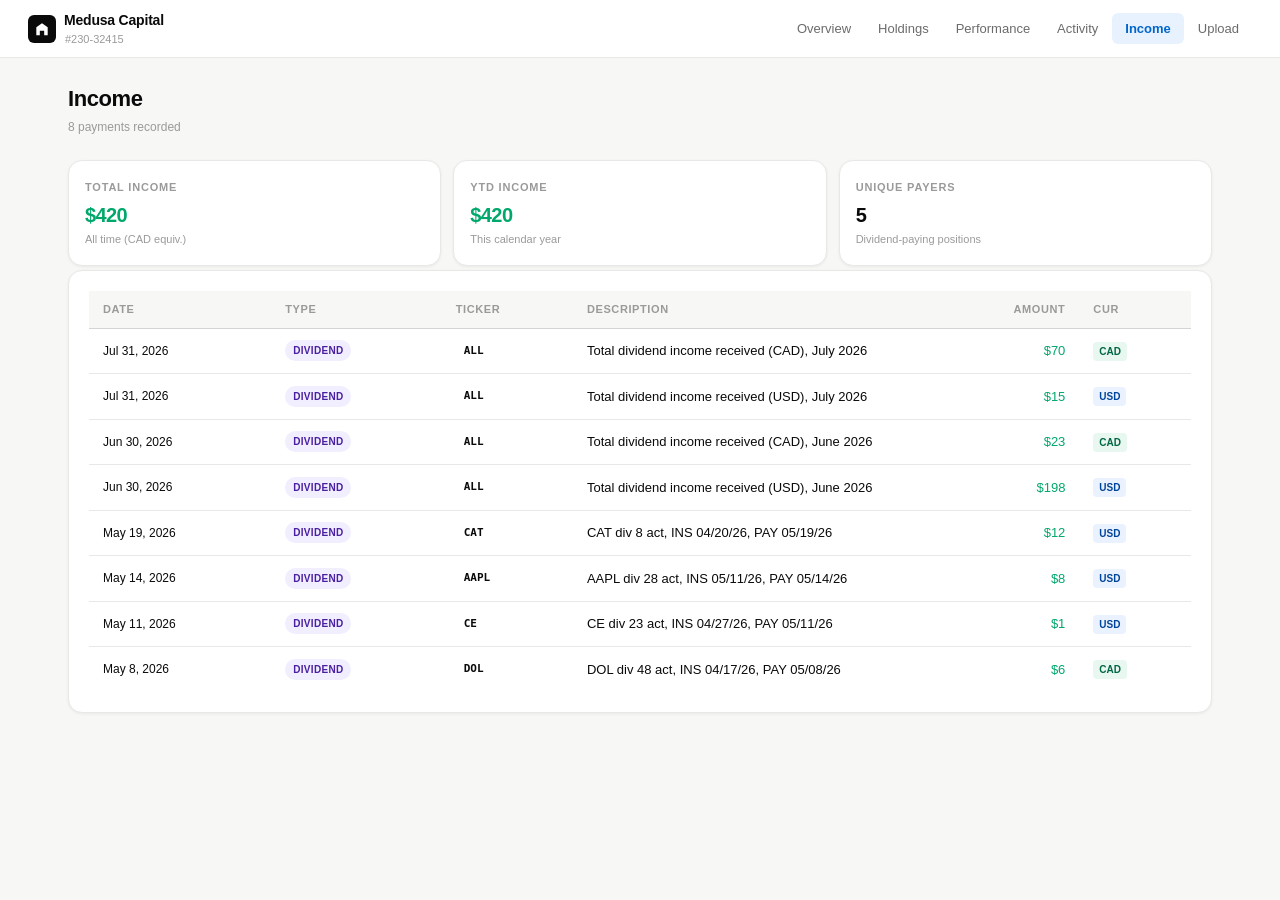
<file: income.html>
<!DOCTYPE html>
<html lang="en">
<head>
  <meta charset="UTF-8">
  <meta name="viewport" content="width=device-width, initial-scale=1.0">
  <title>Medusa Capital — Income</title>
  <link rel="stylesheet" href="css/style.css">
</head>
<body>
<nav class="navbar">
  <div class="nav-brand">
    <div class="nav-logo"><svg viewBox="0 0 16 16" fill="#fff"><path d="M8 1.5L1.5 6v9h4v-5h5v5h4V6L8 1.5z"/></svg></div>
    <div class="nav-brand-text"><div class="nav-brand-name">Medusa Capital</div><div class="nav-brand-sub">#230-32415</div></div>
  </div>
  <div class="nav-links">
    <a href="index.html">Overview</a><a href="positions.html">Holdings</a>
    <a href="performance.html">Performance</a><a href="transactions.html">Activity</a>
    <a href="income.html" class="active">Income</a><a href="upload.html">Upload</a>
  </div>
  <button class="nav-hamburger" id="hamburger" aria-label="Menu"><span></span><span></span><span></span></button>
</nav>
<div class="nav-drawer" id="nav-drawer">
  <a href="index.html">Overview</a><a href="positions.html">Holdings</a>
  <a href="performance.html">Performance</a><a href="transactions.html">Activity</a>
  <a href="income.html" class="active">Income</a><a href="upload.html">Upload</a>
</div>
<main class="container">
  <div class="page-header"><div><h1>Income</h1><p class="subtitle" id="subtitle">Loading…</p></div></div>
  <div class="kpi-grid" style="grid-template-columns:repeat(3,1fr)">
    <div class="kpi-card"><div class="kpi-label">Total Income</div><div class="kpi-value positive" id="kpi-total">—</div><div class="kpi-sub">All time (CAD equiv.)</div></div>
    <div class="kpi-card"><div class="kpi-label">YTD Income</div><div class="kpi-value positive" id="kpi-ytd">—</div><div class="kpi-sub">This calendar year</div></div>
    <div class="kpi-card"><div class="kpi-label">Unique Payers</div><div class="kpi-value" id="kpi-payers">—</div><div class="kpi-sub">Dividend-paying positions</div></div>
  </div>
  <div class="card">
    <div class="table-scroll">
      <table><thead><tr><th>Date</th><th>Type</th><th>Ticker</th><th>Description</th><th class="num">Amount</th><th>Cur</th></tr></thead>
      <tbody id="tbody"></tbody></table>
    </div>
  </div>
</main>
<nav class="bottom-nav"><div class="bnav-items">
  <a href="index.html" class="bnav-item"><div class="bnav-icon"><svg viewBox="0 0 20 20" fill="none"><path d="M3 9.5L10 3l7 6.5V17a1 1 0 01-1 1h-4v-4H8v4H4a1 1 0 01-1-1V9.5z" stroke="currentColor" stroke-width="1.5" stroke-linejoin="round"/></svg></div>Overview</a>
  <a href="positions.html" class="bnav-item"><div class="bnav-icon"><svg viewBox="0 0 20 20" fill="none"><rect x="3" y="5" width="14" height="11" rx="2" stroke="currentColor" stroke-width="1.5"/><path d="M7 5V4a3 3 0 016 0v1" stroke="currentColor" stroke-width="1.5" stroke-linecap="round"/></svg></div>Holdings</a>
  <a href="performance.html" class="bnav-item"><div class="bnav-icon"><svg viewBox="0 0 20 20" fill="none"><path d="M3 15l5-6 3 3 4-6 3 4" stroke="currentColor" stroke-width="1.5" stroke-linecap="round" stroke-linejoin="round"/></svg></div>Perf.</a>
  <a href="income.html" class="bnav-item active"><div class="bnav-icon"><svg viewBox="0 0 20 20" fill="none"><circle cx="10" cy="10" r="7" stroke="currentColor" stroke-width="1.5"/><path d="M10 7v6M8 9h3a1 1 0 010 2H9a1 1 0 000 2h3" stroke="currentColor" stroke-width="1.5" stroke-linecap="round"/></svg></div>Income</a>
  <a href="upload.html" class="bnav-item"><div class="bnav-icon"><svg viewBox="0 0 20 20" fill="none"><path d="M10 13V7m0 0L7 10m3-3l3 3" stroke="currentColor" stroke-width="1.5" stroke-linecap="round" stroke-linejoin="round"/><path d="M4 14v1a2 2 0 002 2h8a2 2 0 002-2v-1" stroke="currentColor" stroke-width="1.5" stroke-linecap="round"/></svg></div>Upload</a>
</div></nav>
<script src="js/config.js"></script><script src="js/data.js"></script><script src="js/charts.js"></script>
<script>
document.getElementById('hamburger').addEventListener('click', () => document.getElementById('nav-drawer').classList.toggle('open'));
async function init() {
  const [income, snap] = await Promise.all([Data.income(), Data.latestSnapshot()]);
  const rate = snap?.fx_rate || 1.36;
  const toCAD = i => i.currency === 'CAD' ? i.amount : i.amount * rate;
  document.getElementById('subtitle').textContent = income.length ? income.length + ' payments recorded' : 'No income yet — upload a statement';
  document.getElementById('kpi-total').textContent = formatCAD(income.reduce((s,i) => s+toCAD(i), 0));
  const yr = new Date().getFullYear().toString();
  document.getElementById('kpi-ytd').textContent = formatCAD(income.filter(i=>i.date?.startsWith(yr)).reduce((s,i)=>s+toCAD(i),0));
  document.getElementById('kpi-payers').textContent = new Set(income.map(i=>i.ticker).filter(Boolean)).size || '—';
  const tbody = document.getElementById('tbody');
  if (!income.length) { tbody.innerHTML = '<tr><td colspan="6" class="empty">No income recorded yet.</td></tr>'; return; }
  tbody.innerHTML = income.map(i => `<tr>
    <td style="color:var(--text-muted);font-size:12px">${formatDate(i.date)}</td>
    <td><span class="badge badge-purple">${i.type||'dividend'}</span></td>
    <td>${i.ticker?`<span class="ticker-badge">${i.ticker}</span>`:'—'}</td>
    <td class="desc" style="color:var(--text-secondary)">${i.description||''}</td>
    <td class="num positive">${i.currency==='CAD'?formatCAD(i.amount):formatUSD(i.amount)}</td>
    <td><span class="currency-tag ${i.currency}">${i.currency}</span></td>
  </tr>`).join('');
}
init();
</script>
</body></html>
</file>
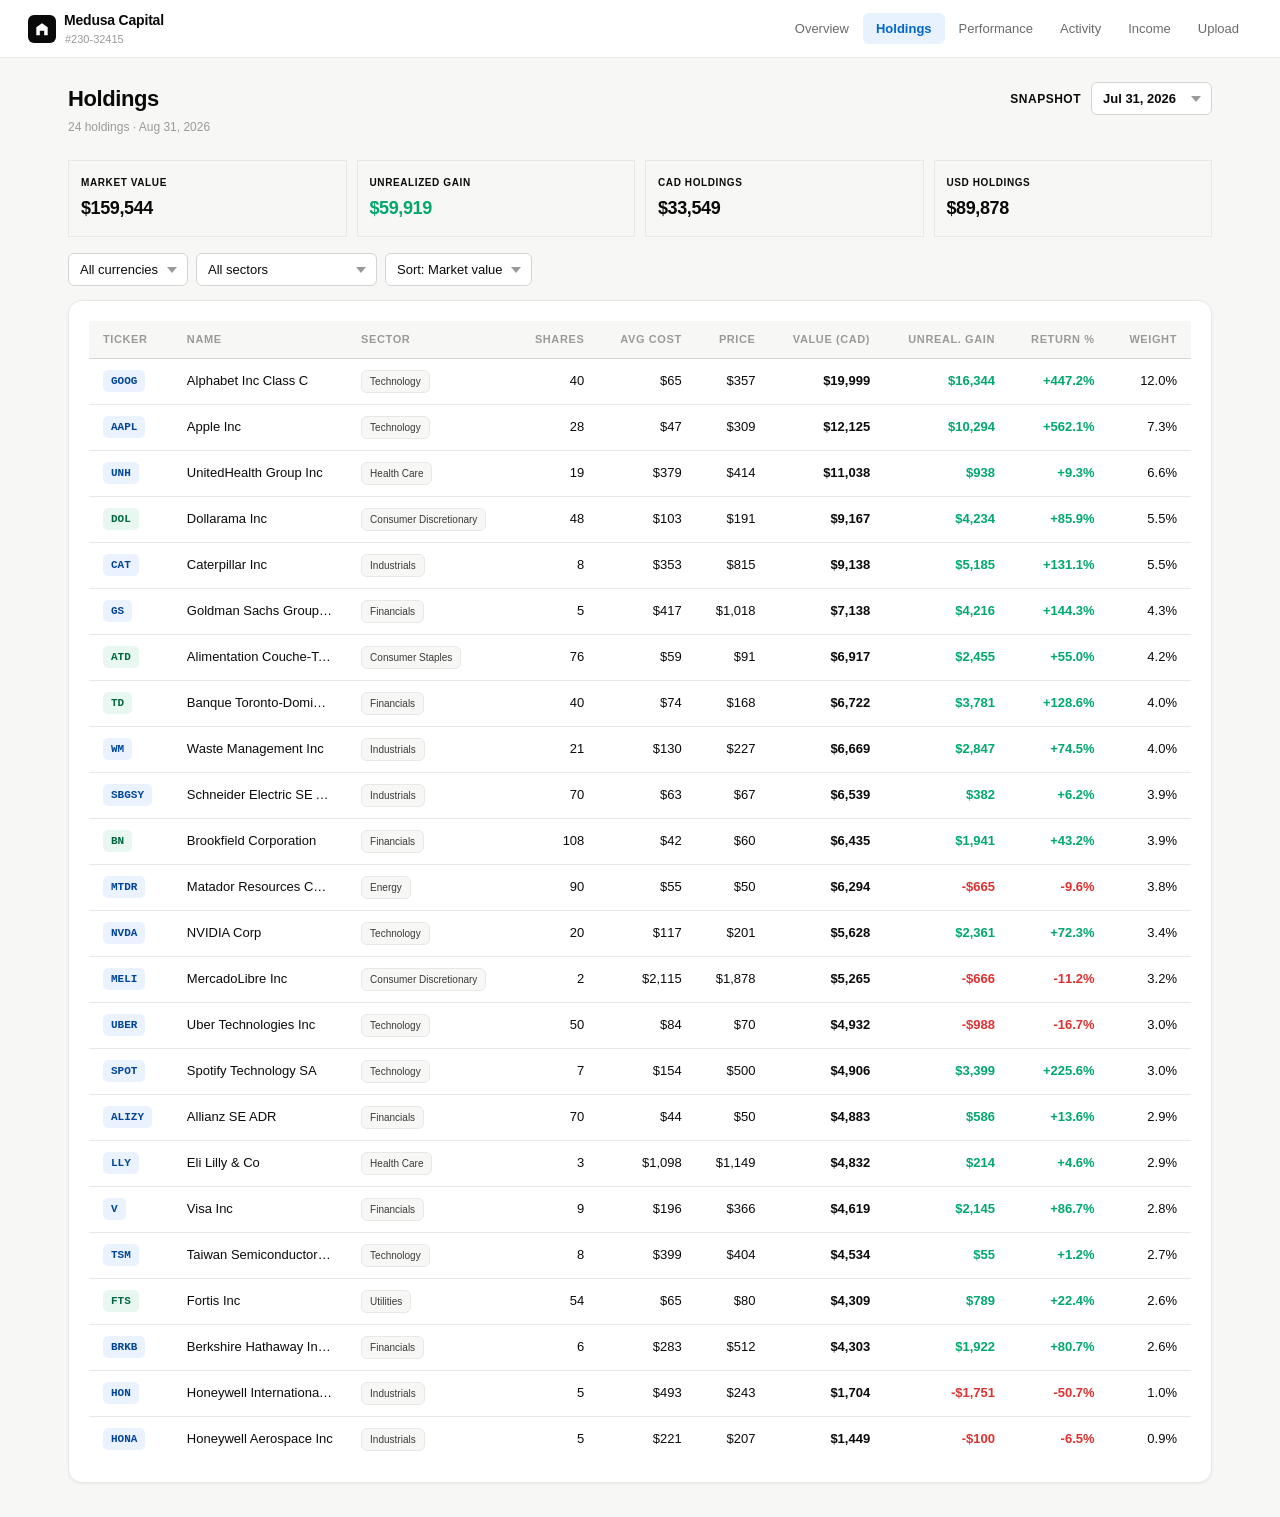
<file: positions.html>
<!DOCTYPE html>
<html lang="en">
<head>
  <meta charset="UTF-8">
  <meta name="viewport" content="width=device-width, initial-scale=1.0">
  <title>Medusa Capital — Holdings</title>
  <link rel="stylesheet" href="css/style.css">
  <style>
    .pnl-pos { color: var(--green); font-weight: 700; }
    .pnl-neg { color: var(--red); font-weight: 700; }
    .date-nav { display:flex; align-items:center; gap:10px; flex-wrap:wrap; }
    .date-nav label { font-size:12px; color:var(--text-muted); font-weight:600; text-transform:uppercase; letter-spacing:0.5px; }
    .summary-bar { display:grid; grid-template-columns:repeat(2,1fr); gap:10px; margin-bottom:16px; }
    @media(min-width:640px){ .summary-bar { grid-template-columns:repeat(4,1fr); } }
    .sum-card { background:var(--bg-card); border:1px solid var(--border); border-radius:var(--radius-md); padding:14px 12px; box-shadow:var(--shadow-card); }
    .sum-label { font-size:10px; text-transform:uppercase; letter-spacing:0.6px; color:var(--text-muted); font-weight:700; margin-bottom:5px; }
    .sum-value { font-size:18px; font-weight:700; letter-spacing:-0.4px; }
    .col-sort { cursor:pointer; user-select:none; }
    .col-sort:hover { color:var(--bmo-blue); }
    .col-sort.asc::after { content:' ▲'; font-size:8px; }
    .col-sort.desc::after { content:' ▼'; font-size:8px; }
    .holding-card-mobile { background:var(--bg-card); border:1px solid var(--border); border-radius:var(--radius-md); padding:14px; margin-bottom:8px; box-shadow:var(--shadow-card); }
    .hcm-top { display:flex; justify-content:space-between; align-items:flex-start; margin-bottom:10px; }
    .hcm-left { display:flex; gap:10px; align-items:center; }
    .hcm-grid { display:grid; grid-template-columns:1fr 1fr; gap:6px; }
    .hcm-cell { }
    .hcm-lbl { font-size:9px; text-transform:uppercase; letter-spacing:0.5px; color:var(--text-muted); font-weight:700; }
    .hcm-val { font-size:13px; font-weight:600; color:var(--text); }
  </style>
</head>
<body>

<nav class="navbar">
  <div class="nav-brand">
    <div class="nav-logo"><svg viewBox="0 0 16 16"><path d="M8 1.5L1.5 6v9h4v-5h5v5h4V6L8 1.5z"/></svg></div>
    <div class="nav-brand-text">
      <div class="nav-brand-name">Medusa Capital</div>
      <div class="nav-brand-sub">#230-32415</div>
    </div>
  </div>
  <div class="nav-links">
    <a href="index.html">Overview</a>
    <a href="positions.html" class="active">Holdings</a>
    <a href="performance.html">Performance</a>
    <a href="transactions.html">Activity</a>
    <a href="income.html">Income</a>
    <a href="upload.html">Upload</a>
  </div>
  <button class="nav-hamburger" id="hamburger" aria-label="Menu"><span></span><span></span><span></span></button>
</nav>
<div class="nav-drawer" id="nav-drawer">
  <a href="index.html">Overview</a>
  <a href="positions.html" class="active">Holdings</a>
  <a href="performance.html">Performance</a>
  <a href="transactions.html">Activity</a>
  <a href="income.html">Income</a>
  <a href="upload.html">Upload</a>
</div>

<main class="container">
  <div class="page-header">
    <div>
      <h1>Holdings</h1>
      <p class="subtitle" id="subtitle">Loading…</p>
    </div>
    <div class="date-nav">
      <label>Snapshot</label>
      <select id="date-select" style="font-weight:700"></select>
    </div>
  </div>

  <!-- Summary bar -->
  <div class="summary-bar">
    <div class="sum-card"><div class="sum-label">Market Value</div><div class="sum-value" id="sum-value">—</div></div>
    <div class="sum-card"><div class="sum-label">Unrealized Gain</div><div class="sum-value pnl-pos" id="sum-gain">—</div></div>
    <div class="sum-card"><div class="sum-label">CAD Holdings</div><div class="sum-value" id="sum-cad">—</div></div>
    <div class="sum-card"><div class="sum-label">USD Holdings</div><div class="sum-value" id="sum-usd">—</div></div>
  </div>

  <!-- Filters -->
  <div style="display:flex;gap:8px;flex-wrap:wrap;margin-bottom:14px">
    <select id="filter-currency"><option value="all">All currencies</option><option value="CAD">CAD only</option><option value="USD">USD only</option></select>
    <select id="filter-sector"><option value="all">All sectors</option></select>
    <select id="sort-by">
      <option value="current_value_cad">Sort: Market value</option>
      <option value="unrealizedPct">Sort: Return %</option>
      <option value="unrealizedGain">Sort: Gain $</option>
      <option value="pf_weight">Sort: Weight</option>
      <option value="ticker">Sort: Ticker A–Z</option>
    </select>
  </div>

  <!-- Mobile cards -->
  <div id="mobile-holdings"></div>

  <!-- Desktop table -->
  <div class="card" id="desktop-table" style="display:none">
    <div class="table-scroll">
      <table id="holdings-table">
        <thead>
          <tr>
            <th class="col-sort" data-col="ticker">Ticker</th>
            <th>Name</th>
            <th>Sector</th>
            <th class="num col-sort" data-col="shares">Shares</th>
            <th class="num col-sort" data-col="cost_per_share">Avg Cost</th>
            <th class="num col-sort" data-col="current_price">Price</th>
            <th class="num col-sort" data-col="current_value_cad">Value (CAD)</th>
            <th class="num col-sort" data-col="unrealizedGain">Unreal. Gain</th>
            <th class="num col-sort" data-col="unrealizedPct">Return %</th>
            <th class="num col-sort" data-col="pf_weight">Weight</th>
          </tr>
        </thead>
        <tbody id="tbody"></tbody>
      </table>
    </div>
  </div>
</main>

<nav class="bottom-nav"><div class="bnav-items">
  <a href="index.html" class="bnav-item"><div class="bnav-icon"><svg viewBox="0 0 20 20" fill="none"><path d="M3 9.5L10 3l7 6.5V17a1 1 0 01-1 1h-4v-4H8v4H4a1 1 0 01-1-1V9.5z" stroke="currentColor" stroke-width="1.5" stroke-linejoin="round"/></svg></div>Overview</a>
  <a href="positions.html" class="bnav-item active"><div class="bnav-icon"><svg viewBox="0 0 20 20" fill="none"><rect x="3" y="5" width="14" height="11" rx="2" stroke="currentColor" stroke-width="1.5"/><path d="M7 5V4a3 3 0 016 0v1" stroke="currentColor" stroke-width="1.5" stroke-linecap="round"/></svg></div>Holdings</a>
  <a href="performance.html" class="bnav-item"><div class="bnav-icon"><svg viewBox="0 0 20 20" fill="none"><path d="M3 15l5-6 3 3 4-6 3 4" stroke="currentColor" stroke-width="1.5" stroke-linecap="round" stroke-linejoin="round"/></svg></div>Perf.</a>
  <a href="income.html" class="bnav-item"><div class="bnav-icon"><svg viewBox="0 0 20 20" fill="none"><circle cx="10" cy="10" r="7" stroke="currentColor" stroke-width="1.5"/><path d="M10 7v6M8 9h3a1 1 0 010 2H9a1 1 0 000 2h3" stroke="currentColor" stroke-width="1.5" stroke-linecap="round"/></svg></div>Income</a>
  <a href="upload.html" class="bnav-item"><div class="bnav-icon"><svg viewBox="0 0 20 20" fill="none"><path d="M10 13V7m0 0L7 10m3-3l3 3" stroke="currentColor" stroke-width="1.5" stroke-linecap="round" stroke-linejoin="round"/><path d="M4 14v1a2 2 0 002 2h8a2 2 0 002-2v-1" stroke="currentColor" stroke-width="1.5" stroke-linecap="round"/></svg></div>Upload</a>
</div></nav>

<script src="js/config.js"></script>
<script src="js/data.js"></script>
<script src="js/analytics.js"></script>
<script src="js/charts.js"></script>
<script>
document.getElementById('hamburger').addEventListener('click', () =>
  document.getElementById('nav-drawer').classList.toggle('open'));

let allPositions = [], allDates = [], currentSort = { col: 'current_value_cad', dir: 'desc' };
const isMobile = () => window.innerWidth < 768;

function enrichPositions(positions, totalCAD) {
  // Analytics.positionPnL already computes unrealizedGain (FX-converted to
  // CAD), unrealizedPct, and weight correctly — don't recompute here, that
  // was silently re-introducing the USD-cost-vs-CAD-value currency bug.
  return Analytics.positionPnL(positions, totalCAD);
}

function renderSummary(positions, snap) {
  const totalVal = positions.reduce((s, p) => s + (p.current_value_cad || 0), 0);
  const totalGain = positions.reduce((s, p) => s + (p.unrealizedGain || 0), 0);
  const cadVal = positions.filter(p => p.currency === 'CAD').reduce((s, p) => s + (p.current_value || 0), 0);
  const usdVal = positions.filter(p => p.currency === 'USD').reduce((s, p) => s + (p.current_value || 0), 0);
  document.getElementById('sum-value').textContent = formatCAD(totalVal);
  const gainEl = document.getElementById('sum-gain');
  gainEl.textContent = formatCAD(totalGain);
  gainEl.className = 'sum-value ' + (totalGain >= 0 ? 'pnl-pos' : 'pnl-neg');
  document.getElementById('sum-cad').textContent = formatCAD(cadVal);
  document.getElementById('sum-usd').textContent = formatUSD(usdVal);
}

function renderMobile(positions) {
  const el = document.getElementById('mobile-holdings');
  if (!positions.length) { el.innerHTML = '<div class="card"><p class="empty">No holdings for this date.</p></div>'; return; }
  el.innerHTML = positions.map(p => `
    <div class="holding-card-mobile">
      <div class="hcm-top">
        <div class="hcm-left">
          <div class="holding-icon ${p.currency === 'CAD' ? 'cad' : ''}" style="width:36px;height:36px;border-radius:8px;background:${p.currency==='CAD'?'var(--green-bg)':'var(--bmo-blue-light)'};display:flex;align-items:center;justify-content:center;font-size:10px;font-weight:800;color:${p.currency==='CAD'?'var(--green)':'var(--bmo-blue)'}">${p.ticker.slice(0,4)}</div>
          <div>
            <div style="font-weight:700;font-size:14px">${p.ticker} <span style="font-size:10px;font-weight:500;color:var(--text-muted)">${p.currency}</span></div>
            <div style="font-size:11px;color:var(--text-muted)">${p.shares} sh · ${p.sector || '—'}</div>
          </div>
        </div>
        <div style="text-align:right">
          <div style="font-weight:700;font-size:14px">${formatCAD(p.current_value_cad)}</div>
          <div style="font-size:11px" class="${(p.unrealizedPct||0) >= 0 ? 'pnl-pos' : 'pnl-neg'}">${formatPct(p.unrealizedPct)}</div>
        </div>
      </div>
      <div class="hcm-grid">
        <div class="hcm-cell"><div class="hcm-lbl">Avg cost</div><div class="hcm-val">${p.currency==='CAD'?formatCAD(p.cost_per_share):formatUSD(p.cost_per_share)}</div></div>
        <div class="hcm-cell"><div class="hcm-lbl">Current price</div><div class="hcm-val">${p.currency==='CAD'?formatCAD(p.current_price):formatUSD(p.current_price)}</div></div>
        <div class="hcm-cell"><div class="hcm-lbl">Unreal. gain</div><div class="hcm-val ${(p.unrealizedGain||0)>=0?'pnl-pos':'pnl-neg'}">${formatCAD(p.unrealizedGain)}</div></div>
        <div class="hcm-cell"><div class="hcm-lbl">Weight</div><div class="hcm-val">${p.weight != null ? (p.weight*100).toFixed(1)+'%' : '—'}</div></div>
      </div>
    </div>`).join('');
}

function renderDesktop(positions) {
  const tbody = document.getElementById('tbody');
  if (!positions.length) { tbody.innerHTML = '<tr><td colspan="10" class="empty">No holdings for this date.</td></tr>'; return; }
  tbody.innerHTML = positions.map(p => `
    <tr>
      <td><span class="ticker-badge ${p.currency}">${p.ticker}</span></td>
      <td class="desc" style="color:var(--text-secondary);max-width:160px">${p.name}</td>
      <td><span class="sector-tag">${p.sector || '—'}</span></td>
      <td class="num">${p.shares}</td>
      <td class="num">${p.currency==='CAD'?formatCAD(p.cost_per_share):formatUSD(p.cost_per_share)}</td>
      <td class="num">${p.currency==='CAD'?formatCAD(p.current_price):formatUSD(p.current_price)}</td>
      <td class="num" style="font-weight:700">${formatCAD(p.current_value_cad)}</td>
      <td class="num ${(p.unrealizedGain||0)>=0?'pnl-pos':'pnl-neg'}">${formatCAD(p.unrealizedGain)}</td>
      <td class="num ${(p.unrealizedPct||0)>=0?'pnl-pos':'pnl-neg'}">${formatPct(p.unrealizedPct)}</td>
      <td class="num">${p.weight!=null?(p.weight*100).toFixed(1)+'%':'—'}</td>
    </tr>`).join('');
}

function applyAndRender() {
  const cur = document.getElementById('filter-currency').value;
  const sec = document.getElementById('filter-sector').value;
  const sort = document.getElementById('sort-by').value;

  let filtered = allPositions
    .filter(p => cur === 'all' || p.currency === cur)
    .filter(p => sec === 'all' || p.sector === sec);

  filtered.sort((a, b) => {
    const av = a[sort], bv = b[sort];
    if (sort === 'ticker') return av?.localeCompare(bv);
    return (bv || 0) - (av || 0);
  });

  const snap = { total_cad: filtered.reduce((s,p)=>s+(p.current_value_cad||0),0) };
  renderSummary(filtered, snap);

  if (isMobile()) {
    document.getElementById('mobile-holdings').style.display = 'block';
    document.getElementById('desktop-table').style.display = 'none';
    renderMobile(filtered);
  } else {
    document.getElementById('mobile-holdings').style.display = 'none';
    document.getElementById('desktop-table').style.display = 'block';
    renderDesktop(filtered);
  }
}

async function loadDate(date) {
  const [positions, allSnaps] = await Promise.all([Data.positions(date), Data.snapshotHistory()]);
  const snap = allSnaps.find(s => s.date === date) || allSnaps[allSnaps.length-1];
  allPositions = enrichPositions(positions, snap?.total_cad);
  document.getElementById('subtitle').textContent =
    allPositions.length + ' holdings · ' + formatDate(date);
  applyAndRender();
}

async function init() {
  allDates = await Data.allPositionDates();
  const latestSnap = await Data.latestSnapshot();
  const latest = latestSnap?.date || allDates[allDates.length-1];

  const sel = document.getElementById('date-select');
  [...allDates].reverse().forEach(d => {
    const o = document.createElement('option');
    o.value = d;
    o.textContent = formatDate(d);
    if (d === latest) o.selected = true;
    sel.appendChild(o);
  });
  sel.addEventListener('change', () => loadDate(sel.value));

  // Sector filter
  const allPos = await Data.positions(latest);
  const sectors = [...new Set(allPos.map(p => p.sector).filter(Boolean))].sort();
  const secSel = document.getElementById('filter-sector');
  sectors.forEach(s => { const o = document.createElement('option'); o.value = s; o.textContent = s; secSel.appendChild(o); });

  ['filter-currency','filter-sector','sort-by'].forEach(id =>
    document.getElementById(id).addEventListener('change', applyAndRender));
  window.addEventListener('resize', applyAndRender);

  await loadDate(latest);
}

init();
</script>
</body>
</html>
</file>
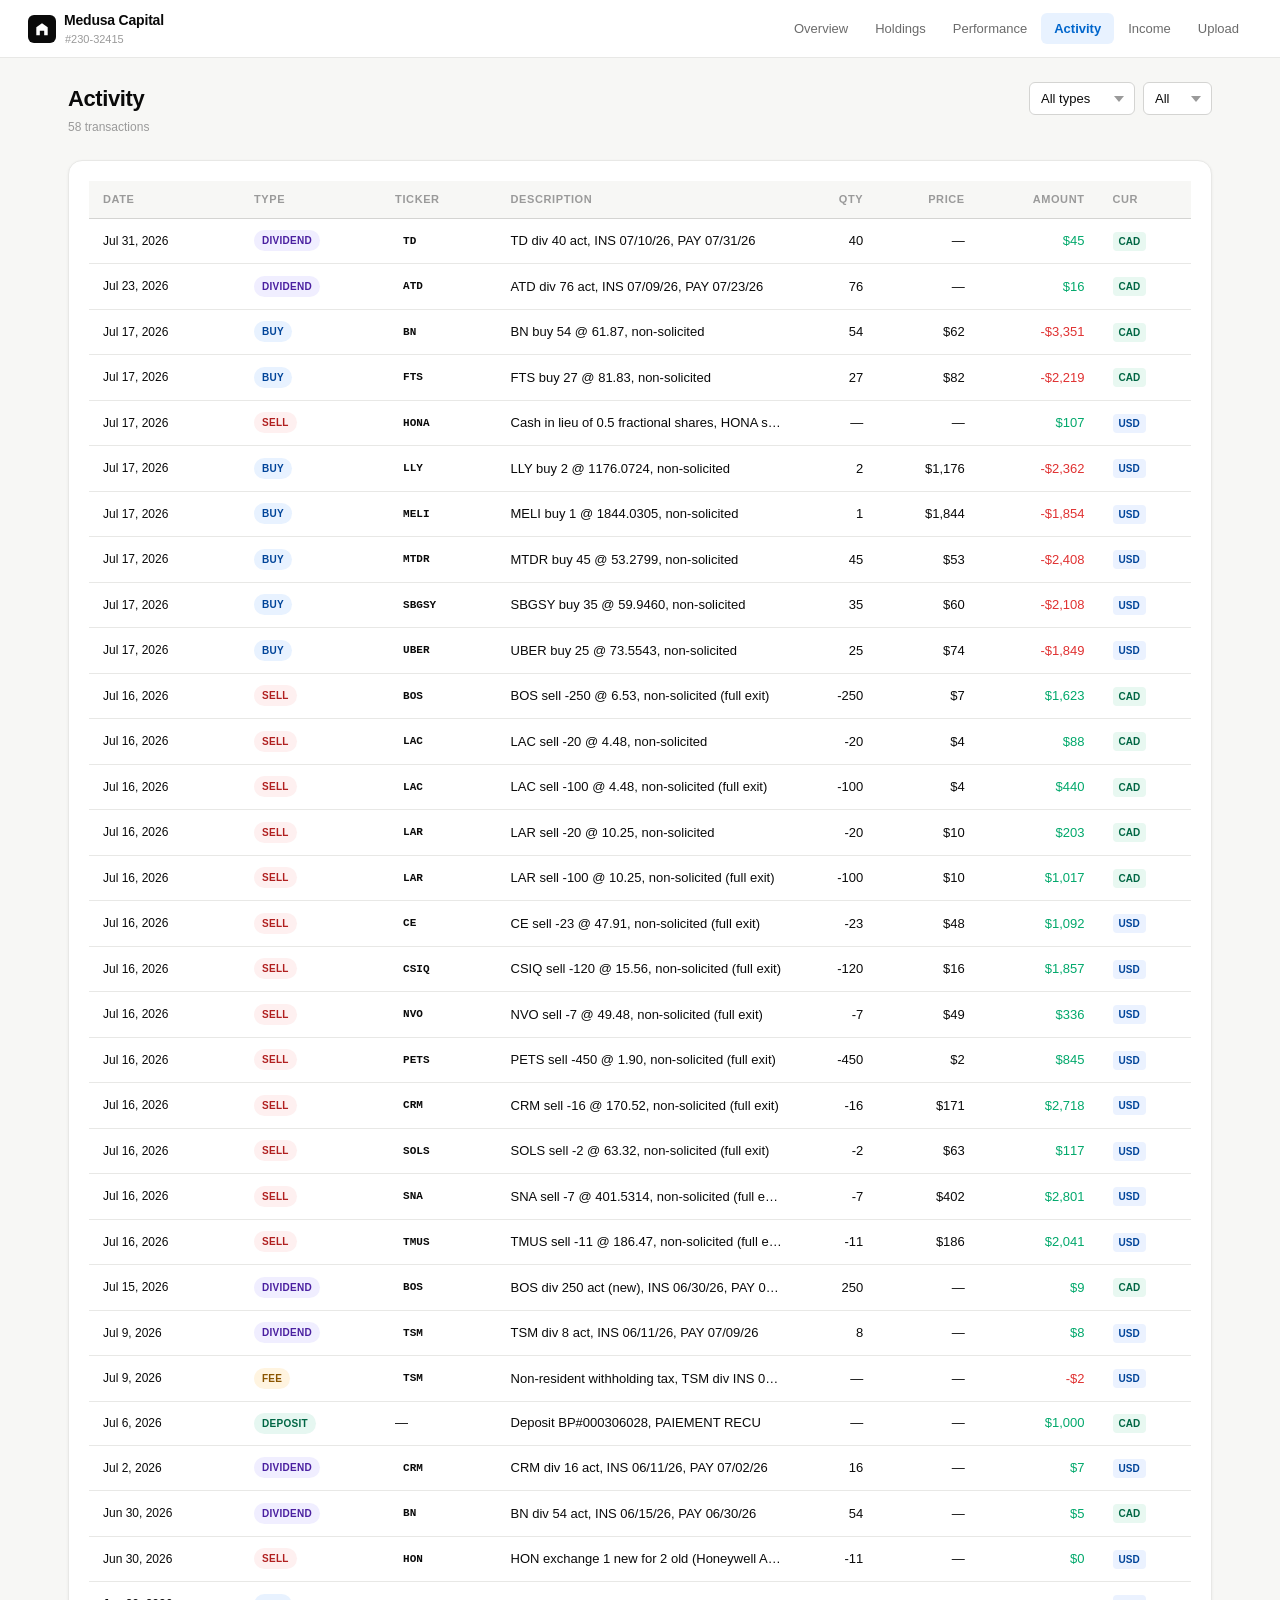
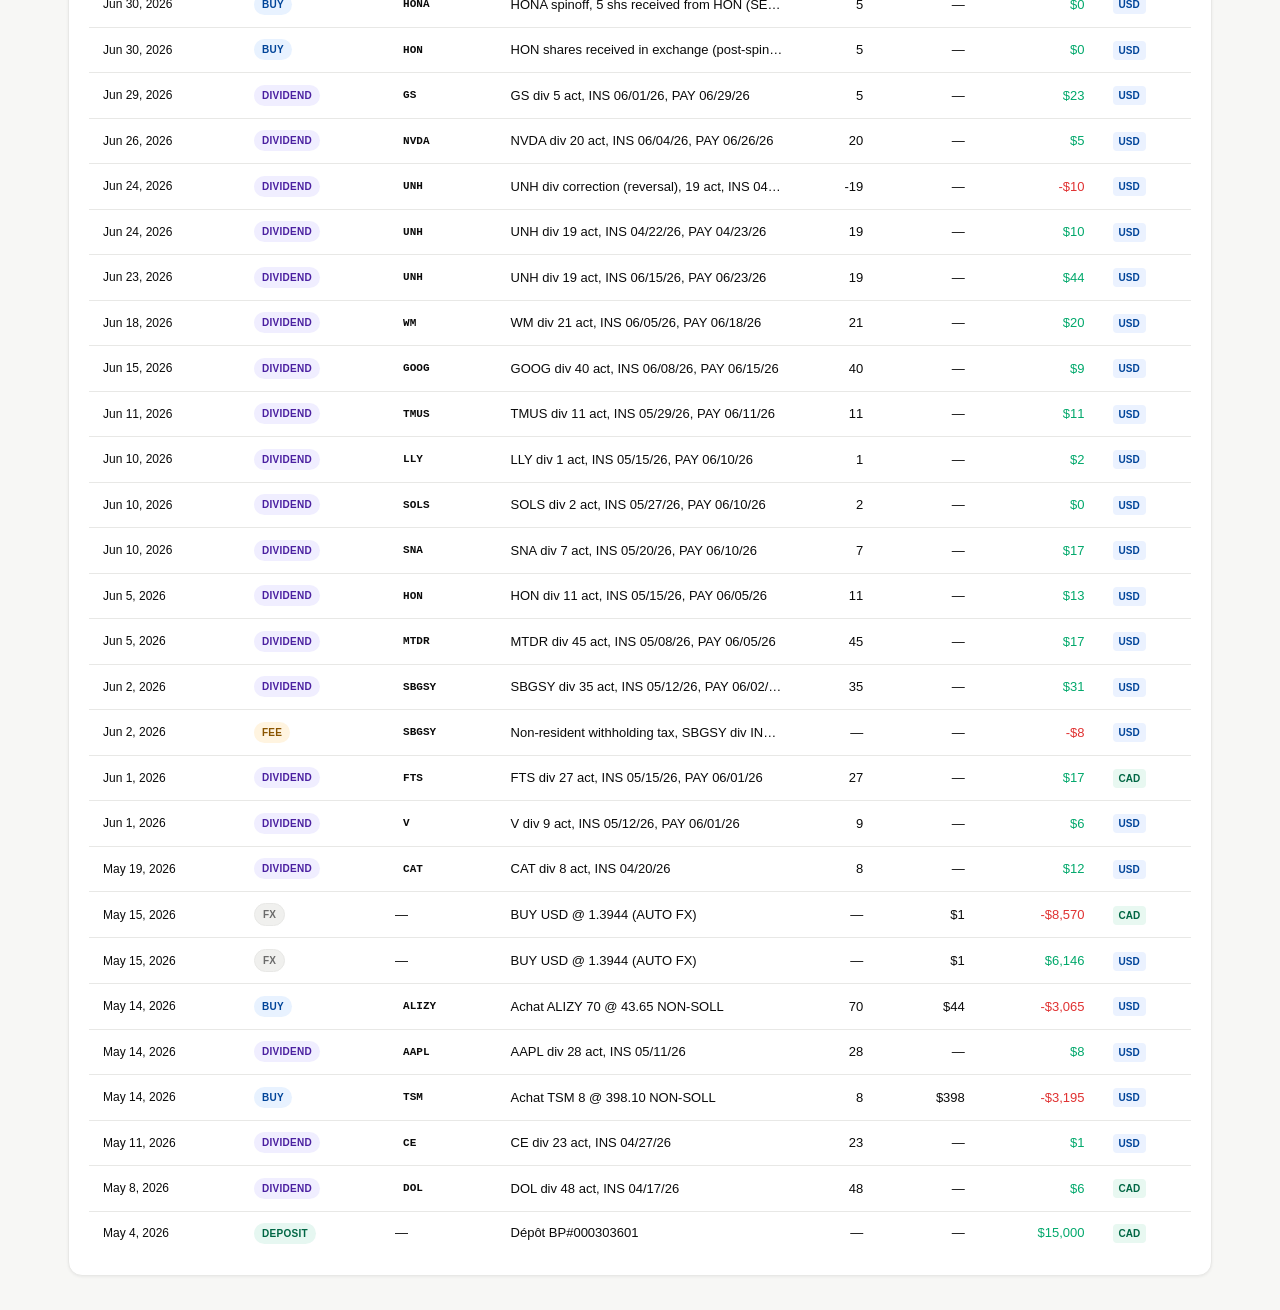
<file: transactions.html>
<!DOCTYPE html>
<html lang="en">
<head>
  <meta charset="UTF-8">
  <meta name="viewport" content="width=device-width, initial-scale=1.0">
  <title>Medusa Capital — Activity</title>
  <link rel="stylesheet" href="css/style.css">
</head>
<body>
<nav class="navbar">
  <div class="nav-brand">
    <div class="nav-logo"><svg viewBox="0 0 16 16" fill="#fff"><path d="M8 1.5L1.5 6v9h4v-5h5v5h4V6L8 1.5z"/></svg></div>
    <div class="nav-brand-text"><div class="nav-brand-name">Medusa Capital</div><div class="nav-brand-sub">#230-32415</div></div>
  </div>
  <div class="nav-links">
    <a href="index.html">Overview</a><a href="positions.html">Holdings</a>
    <a href="performance.html">Performance</a><a href="transactions.html" class="active">Activity</a>
    <a href="income.html">Income</a><a href="upload.html">Upload</a>
  </div>
  <button class="nav-hamburger" id="hamburger" aria-label="Menu"><span></span><span></span><span></span></button>
</nav>
<div class="nav-drawer" id="nav-drawer">
  <a href="index.html">Overview</a><a href="positions.html">Holdings</a>
  <a href="performance.html">Performance</a><a href="transactions.html" class="active">Activity</a>
  <a href="income.html">Income</a><a href="upload.html">Upload</a>
</div>
<main class="container">
  <div class="page-header">
    <div><h1>Activity</h1><p class="subtitle" id="subtitle">Loading…</p></div>
    <div class="filter-bar">
      <select id="filter-type"><option value="all">All types</option><option value="buy">Buy</option><option value="sell">Sell</option><option value="deposit">Deposit</option><option value="withdrawal">Withdrawal</option><option value="dividend">Dividend</option><option value="fx">FX</option><option value="fee">Fee</option></select>
      <select id="filter-currency"><option value="all">All</option><option value="CAD">CAD</option><option value="USD">USD</option></select>
    </div>
  </div>
  <div class="card">
    <div class="table-scroll">
      <table><thead><tr><th>Date</th><th>Type</th><th>Ticker</th><th>Description</th><th class="num">Qty</th><th class="num">Price</th><th class="num">Amount</th><th>Cur</th></tr></thead>
      <tbody id="tbody"></tbody></table>
    </div>
  </div>
</main>
<nav class="bottom-nav"><div class="bnav-items">
  <a href="index.html" class="bnav-item"><div class="bnav-icon"><svg viewBox="0 0 20 20" fill="none"><path d="M3 9.5L10 3l7 6.5V17a1 1 0 01-1 1h-4v-4H8v4H4a1 1 0 01-1-1V9.5z" stroke="currentColor" stroke-width="1.5" stroke-linejoin="round"/></svg></div>Overview</a>
  <a href="positions.html" class="bnav-item"><div class="bnav-icon"><svg viewBox="0 0 20 20" fill="none"><rect x="3" y="5" width="14" height="11" rx="2" stroke="currentColor" stroke-width="1.5"/><path d="M7 5V4a3 3 0 016 0v1" stroke="currentColor" stroke-width="1.5" stroke-linecap="round"/></svg></div>Holdings</a>
  <a href="performance.html" class="bnav-item"><div class="bnav-icon"><svg viewBox="0 0 20 20" fill="none"><path d="M3 15l5-6 3 3 4-6 3 4" stroke="currentColor" stroke-width="1.5" stroke-linecap="round" stroke-linejoin="round"/></svg></div>Perf.</a>
  <a href="income.html" class="bnav-item"><div class="bnav-icon"><svg viewBox="0 0 20 20" fill="none"><circle cx="10" cy="10" r="7" stroke="currentColor" stroke-width="1.5"/><path d="M10 7v6M8 9h3a1 1 0 010 2H9a1 1 0 000 2h3" stroke="currentColor" stroke-width="1.5" stroke-linecap="round"/></svg></div>Income</a>
  <a href="upload.html" class="bnav-item"><div class="bnav-icon"><svg viewBox="0 0 20 20" fill="none"><path d="M10 13V7m0 0L7 10m3-3l3 3" stroke="currentColor" stroke-width="1.5" stroke-linecap="round" stroke-linejoin="round"/><path d="M4 14v1a2 2 0 002 2h8a2 2 0 002-2v-1" stroke="currentColor" stroke-width="1.5" stroke-linecap="round"/></svg></div>Upload</a>
</div></nav>
<script src="js/config.js"></script><script src="js/data.js"></script><script src="js/charts.js"></script>
<script>
document.getElementById('hamburger').addEventListener('click', () => document.getElementById('nav-drawer').classList.toggle('open'));
const TYPE_BADGE = { buy:'badge-blue', sell:'badge-red', deposit:'badge-green', withdrawal:'badge-orange', dividend:'badge-purple', fx:'badge-gray', fee:'badge-orange', interest:'badge-purple' };
let all = [];
function render(txns) {
  const tbody = document.getElementById('tbody');
  if (!txns.length) { tbody.innerHTML = '<tr><td colspan="8" class="empty">No transactions yet. Upload a BMO statement to populate.</td></tr>'; return; }
  tbody.innerHTML = txns.map(t => `<tr>
    <td style="color:var(--text-muted);font-size:12px">${formatDate(t.date)}</td>
    <td><span class="badge ${TYPE_BADGE[t.type]||'badge-gray'}">${t.type}</span></td>
    <td>${t.ticker?`<span class="ticker-badge">${t.ticker}</span>`:'<span style="color:var(--text-hint)">—</span>'}</td>
    <td class="desc" style="color:var(--text-secondary)">${t.description||''}</td>
    <td class="num">${t.quantity!=null?t.quantity:'—'}</td>
    <td class="num">${t.unit_price!=null?(t.currency==='CAD'?formatCAD(t.unit_price):formatUSD(t.unit_price)):'—'}</td>
    <td class="num ${(t.amount||0)>=0?'positive':'negative'}">${t.currency==='CAD'?formatCAD(t.amount):formatUSD(t.amount)}</td>
    <td><span class="currency-tag ${t.currency}">${t.currency}</span></td>
  </tr>`).join('');
}
async function init() {
  all = await Data.transactions();
  document.getElementById('subtitle').textContent = all.length ? all.length + ' transactions' : 'No transactions yet — upload a statement';
  ['filter-type','filter-currency'].forEach(id => document.getElementById(id).addEventListener('change', () => {
    const type = document.getElementById('filter-type').value;
    const cur = document.getElementById('filter-currency').value;
    render(all.filter(t => type==='all'||t.type===type).filter(t => cur==='all'||t.currency===cur));
  }));
  render(all);
}
init();
</script>
</body></html>
</file>
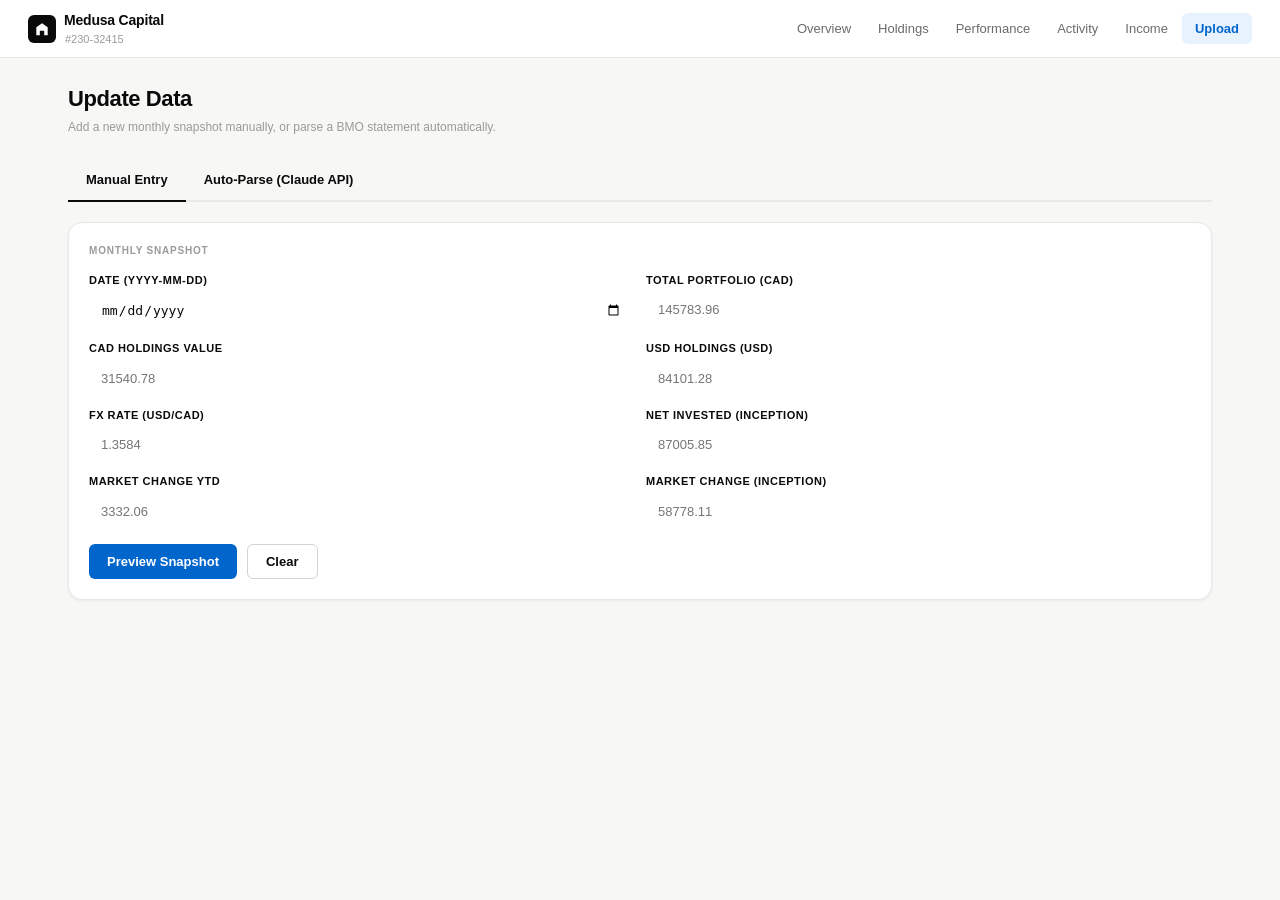
<file: upload.html>
<!DOCTYPE html>
<html lang="en">
<head>
  <meta charset="UTF-8">
  <meta name="viewport" content="width=device-width, initial-scale=1.0">
  <title>Medusa Capital — Upload</title>
  <link rel="stylesheet" href="css/style.css">
  <style>
    .tab-bar { display:flex; gap:0; border-bottom:2px solid var(--border); margin-bottom:20px; }
    .tab { padding:10px 18px; font-size:13px; font-weight:600; color:var(--text-muted); cursor:pointer; border-bottom:2px solid transparent; margin-bottom:-2px; transition:all 0.15s; }
    .tab.active { color:var(--bmo-blue); border-bottom-color:var(--bmo-blue); }
    .tab-panel { display:none; } .tab-panel.active { display:block; }
    .manual-grid { display:grid; grid-template-columns:1fr 1fr; gap:12px; }
    @media(max-width:639px){ .manual-grid { grid-template-columns:1fr; } }
    .manual-field { display:flex; flex-direction:column; gap:5px; }
    .manual-field label { font-size:11px; font-weight:700; color:var(--text-muted); text-transform:uppercase; letter-spacing:0.5px; }
    .manual-field input { background:var(--bg-card); border:1px solid var(--border-strong); color:var(--text); padding:9px 12px; border-radius:var(--radius-sm); font-size:13px; }
    .manual-field input:focus { outline:none; border-color:var(--bmo-blue); box-shadow:0 0 0 3px rgba(0,117,190,0.1); }
  </style>
</head>
<body>
<nav class="navbar">
  <div class="nav-brand">
    <div class="nav-logo"><svg viewBox="0 0 16 16" fill="#fff"><path d="M8 1.5L1.5 6v9h4v-5h5v5h4V6L8 1.5z"/></svg></div>
    <div class="nav-brand-text"><div class="nav-brand-name">Medusa Capital</div><div class="nav-brand-sub">#230-32415</div></div>
  </div>
  <div class="nav-links">
    <a href="index.html">Overview</a><a href="positions.html">Holdings</a>
    <a href="performance.html">Performance</a><a href="transactions.html">Activity</a>
    <a href="income.html">Income</a><a href="upload.html" class="active">Upload</a>
  </div>
  <button class="nav-hamburger" id="hamburger" aria-label="Menu"><span></span><span></span><span></span></button>
</nav>
<div class="nav-drawer" id="nav-drawer">
  <a href="index.html">Overview</a><a href="positions.html">Holdings</a>
  <a href="performance.html">Performance</a><a href="transactions.html">Activity</a>
  <a href="income.html">Income</a><a href="upload.html" class="active">Upload</a>
</div>

<main class="container">
  <div class="page-header">
    <div><h1>Update Data</h1><p class="subtitle">Add a new monthly snapshot manually, or parse a BMO statement automatically.</p></div>
  </div>

  <div class="tab-bar">
    <div class="tab active" data-tab="manual">Manual Entry</div>
    <div class="tab" data-tab="auto">Auto-Parse (Claude API)</div>
  </div>

  <!-- MANUAL ENTRY TAB -->
  <div class="tab-panel active" id="tab-manual">
    <div class="card">
      <h2>Monthly Snapshot</h2>
      <div class="manual-grid">
        <div class="manual-field"><label>Date (YYYY-MM-DD)</label><input type="date" id="m-date"></div>
        <div class="manual-field"><label>Total Portfolio (CAD)</label><input type="number" id="m-total" placeholder="145783.96" step="0.01"></div>
        <div class="manual-field"><label>CAD Holdings Value</label><input type="number" id="m-cad" placeholder="31540.78" step="0.01"></div>
        <div class="manual-field"><label>USD Holdings (USD)</label><input type="number" id="m-usd" placeholder="84101.28" step="0.01"></div>
        <div class="manual-field"><label>FX Rate (USD/CAD)</label><input type="number" id="m-fx" placeholder="1.3584" step="0.0001"></div>
        <div class="manual-field"><label>Net Invested (Inception)</label><input type="number" id="m-invested" placeholder="87005.85" step="0.01"></div>
        <div class="manual-field"><label>Market Change YTD</label><input type="number" id="m-ytd" placeholder="3332.06" step="0.01"></div>
        <div class="manual-field"><label>Market Change (Inception)</label><input type="number" id="m-inception" placeholder="58778.11" step="0.01"></div>
      </div>
      <div style="margin-top:16px;display:flex;gap:10px;flex-wrap:wrap">
        <button class="btn btn-primary" id="btn-preview">Preview Snapshot</button>
        <button class="btn btn-secondary" id="btn-clear-manual">Clear</button>
      </div>
    </div>

    <div class="card" id="manual-preview" style="display:none">
      <h2>Preview</h2>
      <div id="manual-preview-content"></div>
      <div style="margin-top:16px;display:flex;gap:10px;flex-wrap:wrap">
        <button class="btn btn-primary" id="btn-save-manual">Save to Repo</button>
        <button class="btn btn-secondary" id="btn-cancel-manual">Cancel</button>
      </div>
      <div id="manual-save-status" style="margin-top:12px;font-size:13px"></div>
    </div>
  </div>

  <!-- AUTO-PARSE TAB -->
  <div class="tab-panel" id="tab-auto">
    <div class="card">
      <h2>API Keys <span class="badge badge-gray" style="text-transform:none;font-weight:500">Browser only — never committed</span></h2>
      <div class="keys-grid">
        <div class="field-group">
          <label>Anthropic API Key</label>
          <div class="input-row"><input type="password" id="anthropic-key" placeholder="sk-ant-…" autocomplete="off"><button class="btn btn-sm btn-primary" onclick="saveKey('anthropic')">Save</button></div>
          <p class="field-hint">Get yours at <a href="https://console.anthropic.com" target="_blank">console.anthropic.com</a></p>
        </div>
        <div class="field-group">
          <label>GitHub Token</label>
          <div class="input-row"><input type="password" id="github-token" placeholder="ghp_…" autocomplete="off"><button class="btn btn-sm btn-primary" onclick="saveKey('github')">Save</button></div>
          <p class="field-hint">Needs <strong>repo</strong> scope. <a href="https://github.com/settings/tokens" target="_blank">Generate →</a></p>
        </div>
      </div>
      <div id="keys-status" class="keys-status"></div>
    </div>
    <div class="card">
      <h2>Drop File</h2>
      <div class="drop-zone" id="drop-zone">
        <div class="drop-icon">📄</div>
        <p style="font-size:15px;font-weight:600;color:var(--text)">Drag &amp; drop your BMO statement</p>
        <p class="drop-sub">PDF or XLSX</p>
        <label class="btn btn-primary" style="cursor:pointer;margin-top:8px">Browse Files<input type="file" id="file-input" accept=".pdf,.xlsx" style="display:none"></label>
      </div>
    </div>
    <div id="status-card" class="card" style="display:none">
      <h2>Processing</h2>
      <div id="step-read" class="step">⏳ Reading…</div>
      <div id="step-parse" class="step">⏳ Parsing…</div>
      <div id="step-merge" class="step">⏳ Merging…</div>
      <div id="step-save" class="step">⏳ Saving…</div>
    </div>
    <div id="preview-card" class="card" style="display:none">
      <h2>Review Before Saving</h2>
      <div id="preview-content"></div>
      <div class="preview-actions">
        <button class="btn btn-primary" id="btn-save">Save to Repo</button>
        <button class="btn btn-secondary" id="btn-discard">Discard</button>
      </div>
    </div>
  </div>

</main>

<nav class="bottom-nav"><div class="bnav-items">
  <a href="index.html" class="bnav-item"><div class="bnav-icon"><svg viewBox="0 0 20 20" fill="none"><path d="M3 9.5L10 3l7 6.5V17a1 1 0 01-1 1h-4v-4H8v4H4a1 1 0 01-1-1V9.5z" stroke="currentColor" stroke-width="1.5" stroke-linejoin="round"/></svg></div>Overview</a>
  <a href="positions.html" class="bnav-item"><div class="bnav-icon"><svg viewBox="0 0 20 20" fill="none"><rect x="3" y="5" width="14" height="11" rx="2" stroke="currentColor" stroke-width="1.5"/><path d="M7 5V4a3 3 0 016 0v1" stroke="currentColor" stroke-width="1.5" stroke-linecap="round"/></svg></div>Holdings</a>
  <a href="performance.html" class="bnav-item"><div class="bnav-icon"><svg viewBox="0 0 20 20" fill="none"><path d="M3 15l5-6 3 3 4-6 3 4" stroke="currentColor" stroke-width="1.5" stroke-linecap="round" stroke-linejoin="round"/></svg></div>Perf.</a>
  <a href="income.html" class="bnav-item"><div class="bnav-icon"><svg viewBox="0 0 20 20" fill="none"><circle cx="10" cy="10" r="7" stroke="currentColor" stroke-width="1.5"/><path d="M10 7v6M8 9h3a1 1 0 010 2H9a1 1 0 000 2h3" stroke="currentColor" stroke-width="1.5" stroke-linecap="round"/></svg></div>Income</a>
  <a href="upload.html" class="bnav-item active"><div class="bnav-icon"><svg viewBox="0 0 20 20" fill="none"><path d="M10 13V7m0 0L7 10m3-3l3 3" stroke="currentColor" stroke-width="1.5" stroke-linecap="round" stroke-linejoin="round"/><path d="M4 14v1a2 2 0 002 2h8a2 2 0 002-2v-1" stroke="currentColor" stroke-width="1.5" stroke-linecap="round"/></svg></div>Upload</a>
</div></nav>

<script src="js/config.js"></script>
<script src="js/data.js"></script>
<script src="js/parser.js"></script>
<script src="js/github.js"></script>
<script src="js/charts.js"></script>
<script>
document.getElementById('hamburger').addEventListener('click', () =>
  document.getElementById('nav-drawer').classList.toggle('open'));

// Tab switching
document.querySelectorAll('.tab').forEach(tab => {
  tab.addEventListener('click', () => {
    document.querySelectorAll('.tab,.tab-panel').forEach(el => el.classList.remove('active'));
    tab.classList.add('active');
    document.getElementById('tab-' + tab.dataset.tab).classList.add('active');
  });
});

// Keys
window.addEventListener('load', () => {
  const ak = Keys.getAnthropic(), gk = Keys.getGithub();
  if (ak) document.getElementById('anthropic-key').value = ak;
  if (gk) document.getElementById('github-token').value = gk;
  updateKeysStatus();
});
function saveKey(type) {
  if (type === 'anthropic') Keys.setAnthropic(document.getElementById('anthropic-key').value.trim());
  else Keys.setGithub(document.getElementById('github-token').value.trim());
  updateKeysStatus();
}
function updateKeysStatus() {
  const hasA = !!Keys.getAnthropic(), hasG = !!Keys.getGithub();
  document.getElementById('keys-status').innerHTML =
    `<span class="${hasA?'ok':'missing'}">Anthropic: ${hasA?'✅ set':'❌ missing'}</span>
     <span class="${hasG?'ok':'missing'}">GitHub: ${hasG?'✅ set':'❌ missing'}</span>`;
}

// Manual entry
let manualSnapshot = null;
document.getElementById('btn-preview').addEventListener('click', () => {
  const date = document.getElementById('m-date').value;
  if (!date) { alert('Please enter a date.'); return; }
  manualSnapshot = {
    date,
    total_cad: parseFloat(document.getElementById('m-total').value) || null,
    cad_holdings: parseFloat(document.getElementById('m-cad').value) || null,
    usd_holdings_usd: parseFloat(document.getElementById('m-usd').value) || null,
    fx_rate: parseFloat(document.getElementById('m-fx').value) || null,
    net_invested_inception: parseFloat(document.getElementById('m-invested').value) || null,
    market_change_ytd: parseFloat(document.getElementById('m-ytd').value) || null,
    market_change_inception: parseFloat(document.getElementById('m-inception').value) || null,
  };
  const rows = Object.entries(manualSnapshot)
    .map(([k,v]) => `<tr><td style="color:var(--text-muted);padding:5px 8px;font-size:12px">${k}</td><td style="font-weight:600;padding:5px 8px;font-size:13px">${v ?? '—'}</td></tr>`).join('');
  document.getElementById('manual-preview-content').innerHTML =
    `<table style="width:100%;border-collapse:collapse">${rows}</table>`;
  document.getElementById('manual-preview').style.display = 'block';
});
document.getElementById('btn-clear-manual').addEventListener('click', () => {
  ['m-date','m-total','m-cad','m-usd','m-fx','m-invested','m-ytd','m-inception']
    .forEach(id => document.getElementById(id).value = '');
  document.getElementById('manual-preview').style.display = 'none';
});
document.getElementById('btn-cancel-manual').addEventListener('click', () => {
  document.getElementById('manual-preview').style.display = 'none';
});
document.getElementById('btn-save-manual').addEventListener('click', async () => {
  const token = Keys.getGithub();
  if (!token) { alert('GitHub token required. Add it in the Auto-Parse tab.'); return; }
  const statusEl = document.getElementById('manual-save-status');
  statusEl.textContent = '⏳ Saving…';
  statusEl.style.color = 'var(--bmo-blue)';
  try {
    const data = await Data.merge({ snapshot: manualSnapshot, positions: [], transactions: [], income: [] });
    await Github.savePortfolio(data);
    statusEl.textContent = '✅ Saved! Deploying in ~30s.';
    statusEl.style.color = 'var(--green)';
    document.getElementById('btn-save-manual').disabled = true;
  } catch(e) {
    statusEl.textContent = '❌ Error: ' + e.message;
    statusEl.style.color = 'var(--red)';
  }
});

// Auto-parse
const dropZone = document.getElementById('drop-zone');
dropZone.addEventListener('dragover', e => { e.preventDefault(); dropZone.classList.add('drag-over'); });
dropZone.addEventListener('dragleave', () => dropZone.classList.remove('drag-over'));
dropZone.addEventListener('drop', e => { e.preventDefault(); dropZone.classList.remove('drag-over'); if (e.dataTransfer.files[0]) handleFile(e.dataTransfer.files[0]); });
document.getElementById('file-input').addEventListener('change', e => { if (e.target.files[0]) handleFile(e.target.files[0]); });

let parsedData = null, mergedData = null;
function setStep(id, state, text) {
  const el = document.getElementById(id);
  el.textContent = ({pending:'⏳',ok:'✅',error:'❌',active:'🔄'}[state]||'⏳') + ' ' + text;
  el.className = 'step step-' + state;
}
async function handleFile(file) {
  parsedData = null; mergedData = null;
  document.getElementById('status-card').style.display = 'block';
  document.getElementById('preview-card').style.display = 'none';
  ['step-read','step-parse','step-merge','step-save'].forEach(id => setStep(id,'pending','waiting…'));
  try {
    setStep('step-read','active',`Reading ${file.name} (${(file.size/1024).toFixed(0)} KB)…`);
    await new Promise(r => setTimeout(r,50));
    setStep('step-read','ok',`Ready: ${file.name}`);
    setStep('step-parse','active','Sending to Claude API…');
    parsedData = await Parser.parseFile(file);
    setStep('step-parse','ok',`Extracted: ${parsedData.positions?.length||0} positions, ${parsedData.transactions?.length||0} transactions`);
    setStep('step-merge','active','Merging…');
    mergedData = await Data.merge(parsedData);
    setStep('step-merge','ok','Merged — review below');
    setStep('step-save','pending','Awaiting confirmation…');
    const s = parsedData.snapshot;
    document.getElementById('preview-content').innerHTML = `
      <div class="preview-grid">
        <div class="preview-section"><h3>Snapshot — ${s?.date||'?'}</h3>
          <table class="mini-table">
            <tr><td>Total (CAD)</td><td><strong>${s?formatCAD(s.total_cad):'—'}</strong></td></tr>
            <tr><td>FX Rate</td><td>${s?.fx_rate||'—'}</td></tr>
            <tr><td>YTD Change</td><td class="${(s?.market_change_ytd||0)>=0?'positive':'negative'}">${s?formatCAD(s.market_change_ytd):'—'}</td></tr>
          </table></div>
        <div class="preview-section"><h3>Positions (${parsedData.positions?.length||0})</h3>
          <div style="display:flex;flex-wrap:wrap;gap:4px;margin-top:4px">${parsedData.positions?.slice(0,12).map(p=>`<span class="ticker-badge ${p.currency}">${p.ticker}</span>`).join('')||'None'}</div>
        </div>
      </div>`;
    document.getElementById('preview-card').style.display = 'block';
    document.getElementById('btn-save').onclick = async () => {
      setStep('step-save','active','Committing to GitHub…');
      try {
        await Github.savePortfolio(mergedData);
        setStep('step-save','ok','Saved! Dashboard updates in ~30s.');
        document.getElementById('btn-save').disabled = true;
      } catch(e) { setStep('step-save','error','Failed: ' + e.message); }
    };
    document.getElementById('btn-discard').onclick = () => {
      document.getElementById('preview-card').style.display = 'none';
      Data._cache = null;
    };
  } catch(e) {
    const active = ['step-read','step-parse','step-merge'].find(s => document.getElementById(s).className.includes('active')) || 'step-parse';
    setStep(active,'error','Error: ' + e.message);
    console.error(e);
  }
}
</script>
</body>
</html>
</file>
<file: css/style.css>
/* ==============================================
   MEDUSA CAPITAL — Design System
   Wealthsimple · Robinhood · Revolut aesthetic
   ============================================== */

:root {
  --blue:       #0066CC;
  --blue-dark:  #004C99;
  --blue-light: #E8F2FF;
  --blue-mid:   #B8D4F5;

  --green:      #00A86B;
  --green-light:#E6F7F1;
  --red:        #E03131;
  --red-light:  #FEF0F0;
  --amber:      #C07A00;
  --amber-light:#FFF4E0;

  --ink:        #0A0A0A;
  --ink-2:      #3A3A3A;
  --ink-3:      #6B6B6B;
  --ink-4:      #9A9A9A;
  --ink-5:      #C4C4C4;

  --surface:    #FFFFFF;
  --surface-2:  #F7F7F5;
  --surface-3:  #F0F0EE;
  --border:     #E8E8E6;
  --border-2:   #D4D4D2;

  --r-sm:  6px;
  --r-md:  10px;
  --r-lg:  14px;
  --r-xl:  18px;
  --nav-h: 58px;

  --shadow-sm: 0 1px 3px rgba(0,0,0,0.06);
  --shadow-md: 0 2px 8px rgba(0,0,0,0.08);
}

*,*::before,*::after { box-sizing:border-box; margin:0; padding:0; }
html { -webkit-text-size-adjust:100%; }
body {
  font-family: -apple-system, BlinkMacSystemFont, 'SF Pro Text', 'Segoe UI', sans-serif;
  background: var(--surface-2);
  color: var(--ink);
  font-size: 14px;
  line-height: 1.5;
  -webkit-font-smoothing: antialiased;
  -moz-osx-font-smoothing: grayscale;
}
a { color: var(--blue); text-decoration: none; }
a:hover { text-decoration: underline; }

/* ── NAV ──────────────────────────────────────────── */
.navbar {
  display: flex;
  align-items: center;
  justify-content: space-between;
  padding: 0 28px;
  height: var(--nav-h);
  background: var(--surface);
  border-bottom: 1px solid var(--border);
  position: sticky;
  top: 0;
  z-index: 200;
}
.nav-brand { display:flex; align-items:center; gap:8px; }
.nav-logo {
  width: 28px; height: 28px;
  background: var(--ink);
  border-radius: 6px;
  display: flex; align-items: center; justify-content: center;
  flex-shrink: 0;
}
.nav-logo svg { width:14px; height:14px; fill:#fff; }
.nav-brand-name { font-size:14px; font-weight:600; color:var(--ink); letter-spacing:-0.2px; }
.nav-brand-sub  { font-size:11px; color:var(--ink-4); margin-left:1px; }
.nav-links { display:flex; gap:1px; }
.nav-links a {
  padding: 6px 13px;
  border-radius: var(--r-sm);
  color: var(--ink-3);
  font-size: 13px;
  font-weight: 500;
  transition: all 0.1s;
}
.nav-links a:hover { color:var(--ink); background:var(--surface-2); text-decoration:none; }
.nav-links a.active { color:var(--blue); background:var(--blue-light); font-weight:600; }
.nav-hamburger {
  display:none; flex-direction:column; justify-content:center; gap:4px;
  width:36px; height:36px; padding:8px; background:none; border:none;
  cursor:pointer; border-radius:var(--r-sm);
}
.nav-hamburger span { display:block; width:18px; height:1.5px; background:var(--ink-2); border-radius:2px; }
.nav-drawer {
  display:none; flex-direction:column;
  background:var(--surface); border-bottom:1px solid var(--border);
  padding:6px 16px 14px;
  position:sticky; top:var(--nav-h); z-index:199;
}
.nav-drawer.open { display:flex; }
.nav-drawer a {
  padding:12px 14px; border-radius:var(--r-md);
  color:var(--ink-2); font-size:15px; font-weight:500;
}
.nav-drawer a:hover { background:var(--surface-2); text-decoration:none; color:var(--ink); }
.nav-drawer a.active { color:var(--blue); background:var(--blue-light); font-weight:600; }

/* ── HERO ─────────────────────────────────────────── */
.hero {
  background: var(--ink);
  padding: 36px 28px 0;
  position: relative;
  overflow: hidden;
}
.hero-label {
  font-size: 11px;
  text-transform: uppercase;
  letter-spacing: 1.5px;
  color: rgba(255,255,255,0.45);
  font-weight: 500;
  margin-bottom: 8px;
}
.hero-main {
  display: flex;
  align-items: flex-end;
  gap: 20px;
  margin-bottom: 18px;
  flex-wrap: wrap;
}
.hero-value {
  font-size: 56px;
  font-weight: 700;
  color: #fff;
  letter-spacing: -2.5px;
  line-height: 1;
}
.hero-currency {
  font-size: 22px;
  font-weight: 400;
  color: rgba(255,255,255,0.5);
  vertical-align: super;
  font-size: 18px;
  margin-right: 2px;
}
.hero-return-block {
  padding-bottom: 6px;
}
.hero-return-label {
  font-size: 11px;
  color: rgba(255,255,255,0.4);
  font-weight: 500;
  margin-bottom: 3px;
  text-transform: uppercase;
  letter-spacing: 1px;
}
.hero-return-value {
  font-size: 22px;
  font-weight: 600;
  color: #4ADE80;
  letter-spacing: -0.5px;
}
.hero-pills {
  display: flex;
  flex-wrap: wrap;
  gap: 8px;
  margin-bottom: 28px;
}
.hero-pill {
  padding: 5px 12px;
  border-radius: 20px;
  font-size: 12px;
  font-weight: 600;
  display: inline-flex;
  align-items: center;
  gap: 5px;
  border: 1px solid rgba(255,255,255,0.12);
}
.hero-pill.pos { background: rgba(74,222,128,0.12); color: #4ADE80; border-color: rgba(74,222,128,0.2); }
.hero-pill.neg { background: rgba(248,113,113,0.12); color: #F87171; border-color: rgba(248,113,113,0.2); }
.hero-pill.neutral { background: rgba(255,255,255,0.07); color: rgba(255,255,255,0.7); }
.hero-chart {
  height: 96px;
  margin: 0 -28px;
  overflow: hidden;
}
.hero-chart canvas { width:100%; height:96px; display:block; }

/* ── BOTTOM NAV (mobile) ──────────────────────────── */
.bottom-nav {
  display: none;
  position: fixed;
  bottom: 0; left: 0; right: 0;
  background: var(--surface);
  border-top: 1px solid var(--border);
  z-index: 200;
  padding-bottom: env(safe-area-inset-bottom, 6px);
}
.bnav-items { display:flex; }
.bnav-item {
  flex: 1; display:flex; flex-direction:column;
  align-items:center; gap:3px; padding:8px 0 4px;
  font-size: 9px; font-weight:600; text-transform:uppercase;
  letter-spacing:0.5px;
  color: var(--ink-4); text-decoration:none;
}
.bnav-item.active { color:var(--blue); }
.bnav-icon { width:22px; height:22px; display:flex; align-items:center; justify-content:center; }
.bnav-icon svg { width:20px; height:20px; }

/* ── LAYOUT ───────────────────────────────────────── */
.container { max-width:1200px; margin:0 auto; padding:24px 28px; }
.page-header {
  display:flex; align-items:flex-start;
  justify-content:space-between;
  margin-bottom: 24px;
  flex-wrap:wrap; gap:12px;
}
.page-header h1 { font-size:22px; font-weight:700; color:var(--ink); letter-spacing:-0.4px; }
.subtitle { color:var(--ink-4); font-size:12px; margin-top:3px; }

/* ── SECTION HEADERS ──────────────────────────────── */
.section-header {
  display:flex; justify-content:space-between; align-items:center;
  margin: 28px 0 12px;
}
.section-title { font-size:16px; font-weight:600; color:var(--ink); letter-spacing:-0.2px; }
.section-link { font-size:12px; color:var(--blue); font-weight:600; }

/* ── CARDS ────────────────────────────────────────── */
.card {
  background: var(--surface);
  border: 1px solid var(--border);
  border-radius: var(--r-lg);
  padding: 20px;
  margin-bottom: 10px;
  box-shadow: var(--shadow-sm);
}
.card h2 {
  font-size:10px; font-weight:700; color:var(--ink-4);
  margin-bottom:14px; text-transform:uppercase; letter-spacing:0.8px;
}

/* ── KPI GRID ─────────────────────────────────────── */
.kpi-grid {
  display: grid;
  grid-template-columns: repeat(3, 1fr);
  gap: 10px;
  margin-bottom: 4px;
}
.kpi-card {
  background: var(--surface);
  border: 1px solid var(--border);
  border-radius: var(--r-lg);
  padding: 18px 16px;
  box-shadow: var(--shadow-sm);
}
.kpi-label {
  font-size: 11px; text-transform:uppercase;
  letter-spacing: 0.8px; color:var(--ink-4);
  font-weight: 600; margin-bottom: 8px;
}
.kpi-value {
  font-size: 22px; font-weight: 700; color:var(--ink);
  letter-spacing: -0.6px; line-height: 1.1;
}
.kpi-value.positive { color: var(--green); }
.kpi-value.negative { color: var(--red); }
.kpi-sub { font-size:11px; color:var(--ink-4); margin-top:5px; font-weight:500; }

/* ── HOLDING ROWS ─────────────────────────────────── */
.holding-list { display:flex; flex-direction:column; gap:6px; }
.holding-row {
  display:flex; align-items:center; justify-content:space-between;
  background: var(--surface);
  border: 1px solid var(--border);
  border-radius: var(--r-md);
  padding: 14px 16px;
  position: relative; overflow: hidden;
  transition: border-color 0.12s, box-shadow 0.12s;
}
.holding-row:hover { border-color:var(--border-2); box-shadow:var(--shadow-sm); }
.holding-bar {
  position:absolute; left:0; top:0; bottom:0;
  background: linear-gradient(90deg, rgba(0,102,204,0.055) 0%, rgba(0,102,204,0) 100%);
  z-index: 0;
}
.holding-left {
  display:flex; align-items:center; gap:12px;
  min-width:0; position:relative; z-index:1;
}
.holding-right { text-align:right; flex-shrink:0; position:relative; z-index:1; }
.holding-icon {
  width: 38px; height: 38px;
  border-radius: var(--r-sm);
  display: flex; align-items:center; justify-content:center;
  font-size: 10px; font-weight: 800;
  flex-shrink: 0; letter-spacing: -0.3px;
  font-family: 'SF Mono', 'Fira Code', monospace;
}
.holding-icon.usd { background:#EBF2FF; color:#0055BB; }
.holding-icon.cad { background:#E8F8F1; color:#007A52; }
.holding-name { font-size:14px; font-weight:600; color:var(--ink); }
.holding-meta { font-size:11px; color:var(--ink-4); margin-top:2px; }
.holding-val { font-size:14px; font-weight:700; color:var(--ink); }
.holding-ret { font-size:11px; font-weight:600; margin-top:2px; }
.holding-ret.pos { color:var(--green); }
.holding-ret.neg { color:var(--red); }

/* ── ALLOCATION BARS ──────────────────────────────── */
.alloc-list { display:flex; flex-direction:column; gap:11px; }
.alloc-row { display:flex; align-items:center; gap:10px; }
.alloc-label { font-size:12px; color:var(--ink-2); font-weight:500; width:100px; overflow:hidden; text-overflow:ellipsis; white-space:nowrap; }
.alloc-bar-wrap { flex:1; height:5px; background:var(--surface-3); border-radius:3px; overflow:hidden; }
.alloc-bar { height:100%; border-radius:3px; transition:width 0.7s cubic-bezier(.4,0,.2,1); }
.alloc-pct { font-size:12px; font-weight:700; color:var(--ink); width:36px; text-align:right; }
.alloc-val { font-size:11px; color:var(--ink-4); width:64px; text-align:right; font-weight:500; }

/* ── BENCHMARK ────────────────────────────────────── */
.bench-row { display:flex; align-items:center; gap:10px; margin-bottom:12px; }
.bench-row:last-child { margin-bottom:0; }
.bench-label { font-size:12px; font-weight:600; color:var(--ink); width:130px; flex-shrink:0; display:flex; align-items:center; gap:7px; }
.bench-dot { width:8px; height:8px; border-radius:50%; flex-shrink:0; }
.bench-bar-wrap { flex:1; height:10px; background:var(--surface-3); border-radius:5px; overflow:hidden; }
.bench-bar { height:100%; border-radius:5px; transition:width 0.6s; }
.bench-val { font-size:13px; font-weight:700; width:54px; text-align:right; flex-shrink:0; }
.bench-val.pos { color:var(--green); }
.bench-val.neg { color:var(--red); }
.bench-alpha {
  font-size:11px; font-weight:700;
  padding:2px 8px; border-radius:20px;
  width:58px; text-align:center; flex-shrink:0;
}
.bench-alpha.pos { background:var(--green-light); color:var(--green); }
.bench-alpha.neg { background:var(--red-light); color:var(--red); }
.bench-alpha.na  { color:var(--ink-5); }

/* ── METRIC CARDS ─────────────────────────────────── */
.metric-grid { display:grid; grid-template-columns:repeat(2,1fr); gap:10px; margin-bottom:16px; }
.metric { background:var(--surface); border:1px solid var(--border); border-radius:var(--r-lg); padding:18px 16px; box-shadow:var(--shadow-sm); }
.metric-label { font-size:10px; text-transform:uppercase; letter-spacing:0.8px; color:var(--ink-4); font-weight:700; margin-bottom:8px; }
.metric-value { font-size:24px; font-weight:700; letter-spacing:-0.6px; color:var(--ink); line-height:1.1; }
.metric-value.pos { color:var(--green); }
.metric-value.neg { color:var(--red); }
.metric-sub { font-size:11px; color:var(--ink-4); margin-top:5px; font-weight:500; }

/* ── HEATMAP ──────────────────────────────────────── */
.heatmap { overflow-x:auto; -webkit-overflow-scrolling:touch; }
.heatmap table { border-collapse:separate; border-spacing:3px; min-width:600px; }
.heatmap th { text-align:center; color:var(--ink-4); font-weight:700; font-size:10px; padding:4px 3px; text-transform:uppercase; letter-spacing:0.4px; background:none; border:none; }
.heatmap td { text-align:center; padding:7px 3px; border-radius:6px; font-weight:700; font-size:11px; min-width:44px; cursor:default; border:none; white-space:nowrap; }
.heatmap td.yr-label { font-weight:700; color:var(--ink); background:none; text-align:left; padding-right:10px; min-width:42px; }
.heatmap td.empty { background:var(--surface-3); color:var(--ink-5); }

/* ── PERIOD TABS ──────────────────────────────────── */
.period-tabs { display:flex; gap:4px; flex-wrap:wrap; margin-bottom:16px; }
.ptab {
  padding:6px 16px; border-radius:20px;
  font-size:12px; font-weight:600; cursor:pointer;
  border: 1px solid var(--border-2);
  background:var(--surface); color:var(--ink-3);
  transition:all .12s;
}
.ptab.active { background:var(--ink); color:#fff; border-color:var(--ink); }
.ptab:hover:not(.active) { border-color:var(--ink-3); color:var(--ink); }

/* ── TABLES ───────────────────────────────────────── */
.table-scroll { overflow-x:auto; -webkit-overflow-scrolling:touch; }
table { width:100%; border-collapse:collapse; font-size:13px; }
th {
  text-align:left; padding:9px 12px;
  border-bottom:1px solid var(--border-2);
  color:var(--ink-4); font-weight:700; font-size:10px;
  text-transform:uppercase; letter-spacing:0.6px;
  white-space:nowrap; background:var(--surface-2);
}
td { padding:11px 12px; border-bottom:1px solid var(--border); vertical-align:middle; white-space:nowrap; color:var(--ink); }
tr:last-child td { border-bottom:none; }
tr:hover td { background:var(--surface-2); }
.num { text-align:right; font-variant-numeric:tabular-nums; }
.desc { max-width:200px; overflow:hidden; text-overflow:ellipsis; white-space:nowrap; color:var(--ink-2); }
.empty { text-align:center; color:var(--ink-4); padding:40px 16px; font-size:13px; }
.sort-th { cursor:pointer; user-select:none; }
.sort-th:hover { color:var(--blue); }
.sort-th.desc::after { content:' ▼'; font-size:8px; }
.sort-th.asc::after  { content:' ▲'; font-size:8px; }

/* ── BADGES ───────────────────────────────────────── */
.badge { display:inline-block; padding:3px 8px; border-radius:20px; font-size:10px; font-weight:700; text-transform:uppercase; letter-spacing:0.3px; white-space:nowrap; }
.badge-blue   { background:var(--blue-light); color:#004499; }
.badge-red    { background:var(--red-light); color:#B02020; }
.badge-green  { background:var(--green-light); color:#006644; }
.badge-orange { background:var(--amber-light); color:#8A5500; }
.badge-purple { background:#F0EEFF; color:#4A20A0; }
.badge-gray   { background:var(--surface-3); color:var(--ink-3); border:1px solid var(--border); }

.ticker-badge {
  display:inline-block; padding:3px 8px;
  border-radius:5px; font-size:11px; font-weight:700;
  font-family:'SF Mono','Fira Code',monospace;
}
.ticker-badge.CAD { background:#E8F8F1; color:#006644; }
.ticker-badge.USD { background:#EBF2FF; color:#004499; }

.currency-tag { display:inline-block; padding:2px 6px; border-radius:4px; font-size:10px; font-weight:700; }
.currency-tag.CAD { background:#E8F8F1; color:#006644; }
.currency-tag.USD { background:#EBF2FF; color:#004499; }

.sector-tag {
  display:inline-block; padding:3px 8px;
  background:var(--surface-2); border:1px solid var(--border);
  border-radius:var(--r-sm); font-size:10px;
  color:var(--ink-2); font-weight:500;
}

/* ── COLORS ───────────────────────────────────────── */
.positive { color:var(--green); }
.negative { color:var(--red); }

/* ── BUTTONS ──────────────────────────────────────── */
.btn {
  display:inline-flex; align-items:center; justify-content:center;
  gap:6px; padding:9px 18px; border-radius:var(--r-sm);
  font-size:13px; font-weight:600; cursor:pointer;
  border:none; transition:all 0.12s;
  white-space:nowrap;
}
.btn-primary { background:var(--blue); color:#fff; }
.btn-primary:hover { background:var(--blue-dark); }
.btn-secondary { background:var(--surface); color:var(--ink); border:1px solid var(--border-2); }
.btn-secondary:hover { border-color:var(--blue); color:var(--blue); }
.btn-sm { padding:6px 12px; font-size:12px; }
.btn:disabled { opacity:0.4; cursor:not-allowed; }

/* ── FILTERS ──────────────────────────────────────── */
.filter-bar { display:flex; gap:8px; flex-wrap:wrap; }
select {
  background:var(--surface); border:1px solid var(--border-2);
  color:var(--ink); padding:8px 28px 8px 11px;
  border-radius:var(--r-sm); font-size:13px; font-weight:500;
  cursor:pointer; -webkit-appearance:none; appearance:none;
  background-image:url("data:image/svg+xml,%3Csvg xmlns='http://www.w3.org/2000/svg' width='10' height='6' viewBox='0 0 10 6'%3E%3Cpath d='M0 0l5 6 5-6z' fill='%239A9A9A'/%3E%3C/svg%3E");
  background-repeat:no-repeat; background-position:right 10px center;
}
select:focus { outline:none; border-color:var(--blue); }

/* ── ANNUAL RETURNS ───────────────────────────────── */
.annual-row { display:flex; align-items:center; justify-content:space-between; padding:11px 0; border-bottom:1px solid var(--border); }
.annual-row:last-child { border-bottom:none; }

/* ── UPLOAD ───────────────────────────────────────── */
.tab-bar { display:flex; gap:0; border-bottom:2px solid var(--border); margin-bottom:20px; }
.tab { padding:10px 18px; font-size:13px; font-weight:600; color:var(--ink-4); cursor:pointer; border-bottom:2px solid transparent; margin-bottom:-2px; transition:all 0.12s; }
.tab.active { color:var(--blue); border-bottom-color:var(--blue); }
.tab-panel { display:none; } .tab-panel.active { display:block; }
.keys-grid { display:grid; grid-template-columns:1fr; gap:16px; }
.field-group { display:flex; flex-direction:column; gap:6px; }
.field-group label { font-size:11px; font-weight:700; color:var(--ink-4); text-transform:uppercase; letter-spacing:0.6px; }
.input-row { display:flex; gap:8px; }
.input-row input { flex:1; background:var(--surface); border:1px solid var(--border-2); color:var(--ink); padding:9px 12px; border-radius:var(--r-sm); font-size:13px; font-family:'SF Mono',monospace; min-width:0; }
.input-row input:focus { outline:none; border-color:var(--blue); box-shadow:0 0 0 3px rgba(0,102,204,0.1); }
.field-hint { font-size:11px; color:var(--ink-4); }
.keys-status { display:flex; flex-wrap:wrap; gap:12px; margin-top:12px; padding-top:12px; border-top:1px solid var(--border); }
.keys-status span { font-size:12px; font-weight:600; }
.keys-status .ok { color:var(--green); } .keys-status .missing { color:var(--red); }
.drop-zone { border:2px dashed var(--border-2); border-radius:var(--r-lg); padding:44px 20px; text-align:center; cursor:pointer; transition:all 0.2s; background:var(--surface-2); }
.drop-zone:hover,.drop-zone.drag-over { border-color:var(--blue); background:var(--blue-light); }
.step { padding:11px 14px; margin:4px 0; border-radius:var(--r-sm); font-size:13px; background:var(--surface-2); border:1px solid var(--border); color:var(--ink-2); }
.step-ok    { border-color:#86EFAC; background:var(--green-light); color:var(--green); }
.step-error { border-color:#FCA5A5; background:var(--red-light); color:var(--red); }
.step-active{ border-color:var(--blue-mid); background:var(--blue-light); color:var(--blue); }
.preview-grid { display:grid; grid-template-columns:1fr; gap:16px; margin-bottom:16px; }
.preview-section h3 { font-size:11px; font-weight:700; color:var(--ink-4); margin-bottom:8px; text-transform:uppercase; letter-spacing:0.5px; }
.preview-actions { display:flex; flex-wrap:wrap; gap:10px; margin-top:16px; padding-top:16px; border-top:1px solid var(--border); }
details summary { cursor:pointer; color:var(--ink-4); font-size:12px; padding:8px 0; }
pre { background:var(--surface-2); border:1px solid var(--border); padding:14px; border-radius:var(--r-sm); font-size:10px; overflow-x:auto; max-height:300px; color:var(--ink-2); margin-top:8px; }
.manual-grid { display:grid; grid-template-columns:1fr 1fr; gap:12px; }
.manual-field { display:flex; flex-direction:column; gap:5px; }
.manual-field label { font-size:11px; font-weight:700; color:var(--ink-4); text-transform:uppercase; letter-spacing:0.5px; }
.manual-field input { background:var(--surface); border:1px solid var(--border-2); color:var(--ink); padding:9px 12px; border-radius:var(--r-sm); font-size:13px; }
.manual-field input:focus { outline:none; border-color:var(--blue); box-shadow:0 0 0 3px rgba(0,102,204,0.1); }

/* ── HOLDINGS SUMMARY BAR ─────────────────────────── */
.summary-bar { display:grid; grid-template-columns:repeat(2,1fr); gap:10px; margin-bottom:16px; }
.sum-card { background:var(--surface); border:1px solid var(--border); border-radius:var(--r-lg); padding:16px; box-shadow:var(--shadow-sm); }
.sum-label { font-size:10px; text-transform:uppercase; letter-spacing:0.8px; color:var(--ink-4); font-weight:700; margin-bottom:6px; }
.sum-value { font-size:20px; font-weight:700; letter-spacing:-0.4px; }
.pnl-pos { color:var(--green); font-weight:700; }
.pnl-neg { color:var(--red);   font-weight:700; }

/* ── RESPONSIVE ───────────────────────────────────── */
@media (max-width:639px) {
  .navbar { padding:0 16px; }
  .nav-links { display:none; }
  .nav-hamburger { display:flex; }
  .bottom-nav { display:block; }
  .container { padding:16px 16px 88px; }
  .hero { padding:28px 16px 0; }
  .hero-value { font-size:40px; }
  .hero-chart { margin:0 -16px; }
  .kpi-grid { grid-template-columns:repeat(2,1fr); gap:8px; }
  .kpi-value { font-size:18px; }
  .metric-grid { grid-template-columns:repeat(2,1fr); }
  .alloc-val { display:none; }
  .manual-grid { grid-template-columns:1fr; }
  .summary-bar { grid-template-columns:repeat(2,1fr); }
}
@media (min-width:640px) {
  .nav-links { display:flex; }
  .nav-hamburger { display:none; }
  .kpi-grid { grid-template-columns:repeat(3,1fr); gap:12px; }
  .keys-grid { grid-template-columns:1fr 1fr; }
  .preview-grid { grid-template-columns:1fr 1fr; }
  .metric-grid { grid-template-columns:repeat(4,1fr); }
  .summary-bar { grid-template-columns:repeat(4,1fr); }
}
@media (min-width:1024px) {
  .kpi-grid { grid-template-columns:repeat(6,1fr); }
  .kpi-value { font-size:20px; }
  table { font-size:13px; }
  th { font-size:11px; padding:10px 14px; }
  td { padding:11px 14px; }
}
</file>
